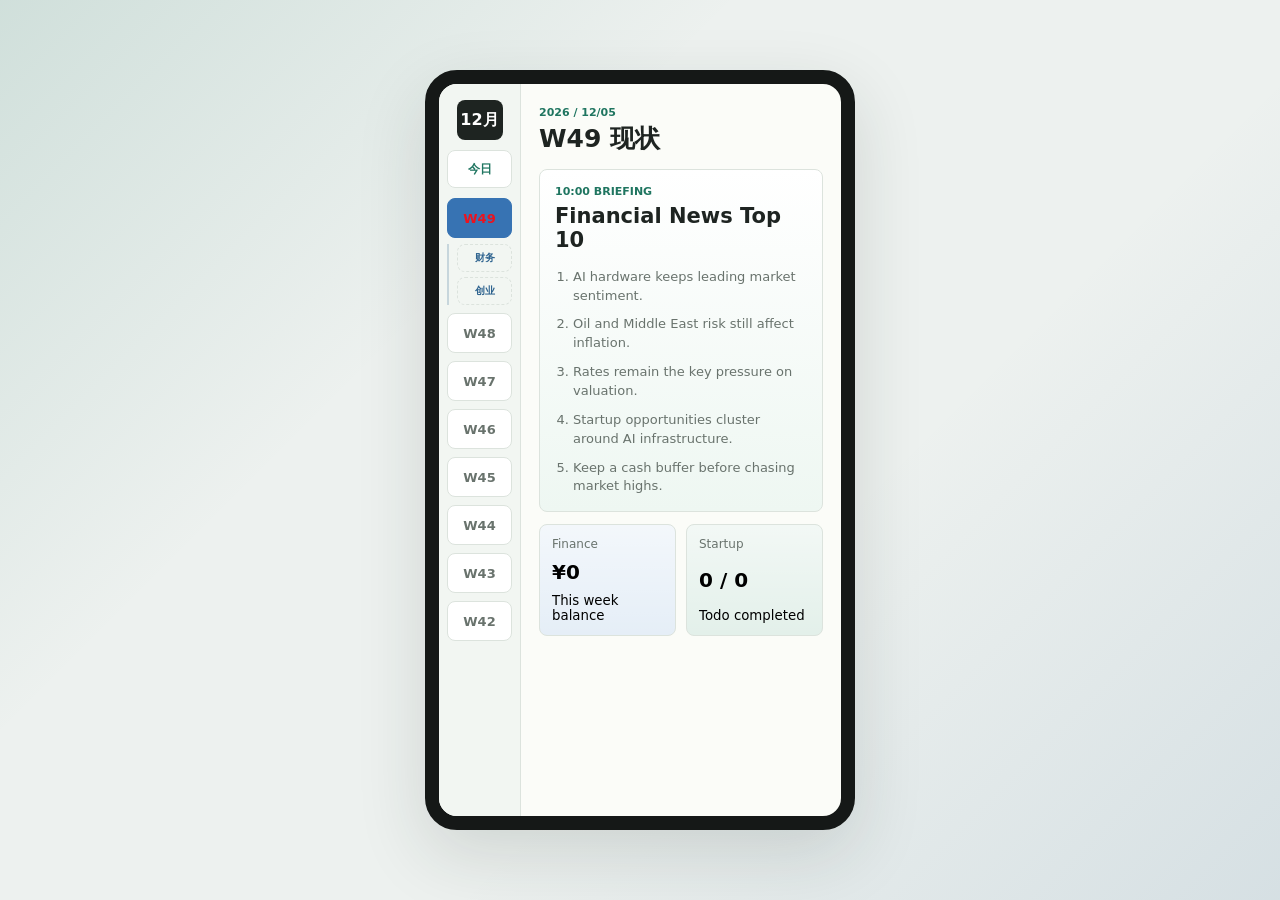
<file: index.html>
<!doctype html>
<html lang="zh-CN">
  <head>
    <meta charset="utf-8" />
    <meta name="viewport" content="width=device-width, initial-scale=1" />
    <title>My Weekly Founder App</title>
    <link rel="stylesheet" href="styles.css" />
  </head>
  <body>
    <main class="app">
      <section class="shell">
        <aside class="week-rail">
          <div class="month-brand" id="monthBrand">M</div>
          <button class="today-button active" type="button" id="todayButton">Today</button>
          <div class="week-list" id="weekList"></div>
        </aside>

        <section class="content">
          <header class="content-header">
            <p class="eyebrow" id="dateLabel">Today</p>
            <h1 id="pageTitle">Weekly Status</h1>
          </header>

          <section class="view active" id="overviewView">
            <article class="news-panel">
              <div class="panel-title">
                <p class="eyebrow">10:00 Briefing</p>
                <h2>Financial News Top 10</h2>
              </div>
              <ol id="newsList"></ol>
            </article>

            <div class="status-grid">
              <button class="status-card finance-card" type="button" data-view="finance">
                <span>Finance</span>
                <strong id="overviewBalance">CNY 0</strong>
                <small>This week balance</small>
              </button>
              <button class="status-card startup-card" type="button" data-view="startup">
                <span>Startup</span>
                <strong id="overviewTodo">0 / 0</strong>
                <small>Todo completed</small>
              </button>
            </div>
          </section>

          <section class="view" id="financeView">
            <button class="back-button" type="button" data-view="overview">Back</button>
            <article class="balance-card">
              <span>This week balance</span>
              <strong id="financeBalance">CNY 0</strong>
              <div>
                <small id="financeIncome">Income CNY 0</small>
                <small id="financeExpense">Expense CNY 0</small>
              </div>
            </article>

            <form class="finance-form" id="financeForm">
              <select id="entryType" aria-label="Type">
                <option value="income">Income</option>
                <option value="expense">Expense</option>
              </select>
              <input id="entryAmount" type="number" min="0" step="0.01" placeholder="Amount" />
              <input id="entryNote" type="text" maxlength="32" placeholder="Note" />
              <button type="submit">Add</button>
            </form>

            <div class="transaction-list" id="transactionList"></div>
          </section>

          <section class="view" id="startupView">
            <button class="back-button" type="button" data-view="overview">Back</button>
            <label class="field-card">
              <span>Daily progress</span>
              <textarea id="progressInput" placeholder="Write today's startup progress, insight, or blockers."></textarea>
            </label>
            <div class="todo-panel">
              <form class="todo-form" id="todoForm">
                <input id="todoInput" type="text" maxlength="60" placeholder="Add todo" />
                <button type="submit">Add</button>
              </form>
              <div class="todo-list" id="todoList"></div>
            </div>
            <p class="save-state" id="saveState">Saved locally</p>
          </section>
        </section>
      </section>
    </main>

    <script src="app.js"></script>
  </body>
</html>
</file>
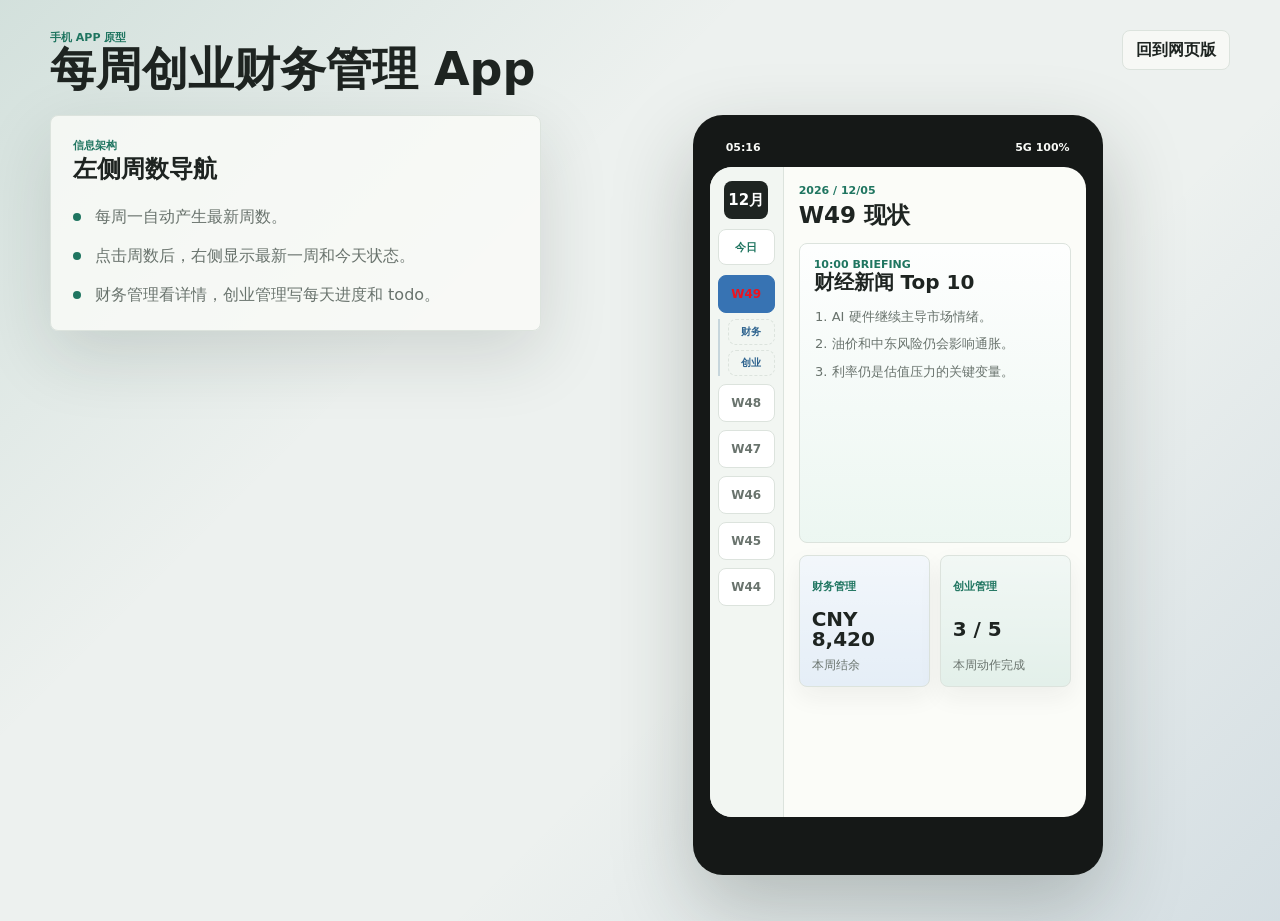
<file: prototype.html>
<!doctype html>
<html lang="zh-CN">
  <head>
    <meta charset="utf-8" />
    <meta name="viewport" content="width=device-width, initial-scale=1" />
    <title>Weekly App Prototype</title>
    <link rel="stylesheet" href="prototype.css" />
  </head>
  <body>
    <main class="prototype-page">
      <header class="prototype-header">
        <div>
          <p class="kicker" data-text="kicker">Prototype</p>
          <h1 data-text="title">Weekly Founder OS</h1>
        </div>
        <a class="back-link" href="index.html" data-text="back">Back</a>
      </header>

      <section class="stage">
        <aside class="notes-panel">
          <p class="kicker" data-text="structure">Structure</p>
          <h2 data-text="notesTitle">Weekly navigation</h2>
          <div class="note-list">
            <div>
              <span></span>
              <p data-text="noteOne">Every Monday creates the newest week entry.</p>
            </div>
            <div>
              <span></span>
              <p data-text="noteTwo">Click a week to see current week and today's status.</p>
            </div>
            <div>
              <span></span>
              <p data-text="noteThree">Finance opens detailed money content; startup opens progress and todo notes.</p>
            </div>
          </div>
        </aside>

        <section class="phone" aria-label="Mobile prototype">
          <div class="phone-status">
            <span id="statusTime">10:00</span>
            <span>5G 100%</span>
          </div>

          <section class="weekly-app">
            <aside class="week-rail">
              <div class="rail-brand" id="monthBrand">M</div>
              <button class="rail-today active" type="button" data-view="overview">
                <span data-text="todayShort">Today</span>
              </button>
              <div class="week-list" id="weekList" aria-label="Weeks"></div>
            </aside>

            <main class="week-content">
              <section class="view active" id="overviewView">
                <div class="content-header">
                  <p class="kicker" id="selectedWeekMeta">Week</p>
                  <h2 id="selectedWeekTitle">Weekly status</h2>
                </div>

                <article class="hero-summary">
                  <div>
                    <p class="kicker">10:00 Briefing</p>
                    <h3 data-text="briefTitle">Financial News Top 10</h3>
                  </div>
                  <ol>
                    <li data-text="newsA">AI hardware keeps leading market sentiment.</li>
                    <li data-text="newsB">Oil and Middle East risk still affect inflation.</li>
                    <li data-text="newsC">Rates remain the key pressure on valuation.</li>
                  </ol>
                </article>

                <div class="status-grid">
                  <article class="status-card finance-card" data-view="finance">
                    <p class="kicker" data-text="finance">Finance</p>
                    <strong>CNY 8,420</strong>
                    <span data-text="financeSub">This week balance</span>
                  </article>
                  <article class="status-card startup-card" data-view="startup">
                    <p class="kicker" data-text="startup">Startup</p>
                    <strong>3 / 5</strong>
                    <span data-text="startupSub">Weekly actions done</span>
                  </article>
                </div>
              </section>

              <section class="view" id="financeView">
                <div class="content-header">
                  <button class="back-mini" type="button" data-view="overview" data-text="backMini">Back</button>
                  <p class="kicker" data-text="finance">Finance</p>
                  <h2 data-text="financeTitle">Finance detail</h2>
                </div>
                <article class="balance-card">
                  <span data-text="balance">Weekly balance</span>
                  <strong>CNY 8,420</strong>
                  <div>
                    <small data-text="income">Income CNY 12,000</small>
                    <small data-text="expense">Expense CNY 3,580</small>
                  </div>
                </article>
                <div class="transaction-stack">
                  <div><span data-text="client">Client payment</span><strong>+2,000</strong></div>
                  <div><span data-text="tools">SaaS tools</span><strong>-168</strong></div>
                  <div><span data-text="food">Food</span><strong>-46</strong></div>
                </div>
              </section>

              <section class="view" id="startupView">
                <div class="content-header">
                  <button class="back-mini" type="button" data-view="overview" data-text="backMini">Back</button>
                  <p class="kicker" data-text="startup">Startup</p>
                  <h2 data-text="startupTitle">Daily progress</h2>
                </div>
                <label class="field-card tall">
                  <span data-text="progress">Progress and todo</span>
                  <textarea id="startupNotes"></textarea>
                </label>
                <p class="save-state" id="saveState" data-text="saved">Saved locally</p>
              </section>
            </main>
          </section>
        </section>
      </section>
    </main>

    <script src="prototype.js"></script>
  </body>
</html>
</file>
<file: styles.css>
:root {
  --bg: #edf1ef;
  --ink: #1e2421;
  --muted: #69736d;
  --line: #dce3dd;
  --paper: #fbfcf8;
  --rail: #f2f6f2;
  --green: #1f7560;
  --green-soft: #e3f0ea;
  --blue: #2e638f;
  --blue-soft: #e5eef7;
  --red: #ec131e;
  --active-blue: #3773b3;
  --rose: #a94b5b;
  --shadow: 0 24px 70px rgba(30, 42, 35, 0.14);
}

* {
  box-sizing: border-box;
}

body {
  margin: 0;
  min-height: 100vh;
  font-family: Inter, system-ui, sans-serif;
  background:
    linear-gradient(135deg, rgba(31, 117, 96, 0.14), transparent 34%),
    linear-gradient(315deg, rgba(46, 99, 143, 0.12), transparent 38%),
    var(--bg);
  color: var(--ink);
}

button,
input,
select,
textarea {
  font: inherit;
}

.app {
  min-height: 100vh;
  display: grid;
  place-items: center;
  padding: 24px;
}

.shell {
  display: grid;
  grid-template-columns: 82px minmax(0, 1fr);
  width: min(430px, 100%);
  min-height: 760px;
  overflow: hidden;
  border: 14px solid #151817;
  border-radius: 32px;
  background: var(--paper);
  box-shadow: var(--shadow);
}

.week-rail {
  display: grid;
  grid-template-rows: auto auto 1fr;
  gap: 10px;
  padding: 16px 8px;
  border-right: 1px solid var(--line);
  background: var(--rail);
}

.month-brand {
  display: grid;
  place-items: center;
  width: 46px;
  height: 40px;
  margin: 0 auto;
  border-radius: 8px;
  background: var(--ink);
  color: #fff;
  font-weight: 900;
}

.today-button,
.week-button,
.sub-tab,
.back-button {
  border: 1px solid var(--line);
  border-radius: 8px;
  cursor: pointer;
}

.today-button {
  min-height: 38px;
  background: #fff;
  color: var(--green);
  font-size: 12px;
  font-weight: 900;
}

.week-list {
  display: grid;
  align-content: start;
  gap: 8px;
  overflow-y: auto;
}

.week-group {
  display: grid;
  gap: 6px;
}

.week-button {
  min-height: 40px;
  background: #fff;
  color: var(--muted);
  font-size: 13px;
  font-weight: 900;
}

.week-group.active .week-button {
  background: var(--active-blue);
  border-color: var(--active-blue);
  color: var(--red);
}

.sub-tabs {
  display: none;
  gap: 5px;
  padding-left: 8px;
  border-left: 2px solid rgba(46, 99, 143, 0.22);
}

.week-group.active .sub-tabs {
  display: grid;
}

.sub-tab {
  min-height: 28px;
  background: transparent;
  border-style: dashed;
  color: var(--blue);
  font-size: 10px;
  font-weight: 900;
}

.sub-tab.active {
  background: var(--blue-soft);
  border-style: solid;
}

.content {
  min-width: 0;
  padding: 22px 18px;
}

.content-header {
  margin-bottom: 16px;
}

.eyebrow {
  margin: 0 0 6px;
  color: var(--green);
  font-size: 11px;
  font-weight: 900;
  text-transform: uppercase;
}

h1,
h2,
p {
  margin: 0;
}

h1 {
  font-size: 25px;
  line-height: 1.1;
}

.view {
  display: none;
}

.view.active {
  display: block;
}

.news-panel,
.status-card,
.balance-card,
.field-card,
.todo-panel,
.transaction-item {
  border: 1px solid var(--line);
  border-radius: 8px;
  background: #fff;
}

.news-panel {
  min-height: 330px;
  padding: 15px;
  background: linear-gradient(180deg, #fff, #eef7f2);
}

.panel-title h2 {
  font-size: 21px;
  line-height: 1.15;
}

.news-panel ol {
  display: grid;
  gap: 10px;
  margin: 16px 0 0;
  padding-left: 18px;
  color: var(--muted);
  font-size: 13px;
  line-height: 1.45;
}

.status-grid {
  display: grid;
  grid-template-columns: 1fr 1fr;
  gap: 10px;
  margin-top: 12px;
}

.status-card {
  display: grid;
  align-content: space-between;
  gap: 8px;
  min-height: 112px;
  padding: 12px;
  text-align: left;
}

.status-card span,
.balance-card span,
.balance-card small,
.field-card span,
.save-state,
.transaction-item span,
.todo-item span {
  color: var(--muted);
  font-size: 12px;
}

.status-card strong {
  font-size: 20px;
}

.finance-card,
.balance-card {
  background: linear-gradient(180deg, rgba(255, 255, 255, 0.55), transparent), var(--blue-soft);
}

.startup-card,
.field-card {
  background: linear-gradient(180deg, rgba(255, 255, 255, 0.55), transparent), var(--green-soft);
}

.back-button {
  min-height: 32px;
  padding: 0 10px;
  margin-bottom: 12px;
  background: #fff;
  color: var(--muted);
  font-size: 12px;
  font-weight: 900;
}

.balance-card {
  display: grid;
  gap: 11px;
  padding: 15px;
  margin-bottom: 12px;
}

.balance-card strong {
  font-size: 28px;
}

.balance-card div {
  display: flex;
  justify-content: space-between;
  gap: 10px;
}

.finance-form,
.todo-form {
  display: grid;
  gap: 8px;
  margin-bottom: 12px;
}

.finance-form {
  grid-template-columns: 1fr 1fr;
}

.finance-form input:last-of-type {
  grid-column: span 2;
}

.finance-form button,
.todo-form button {
  grid-column: span 2;
  min-height: 38px;
  border: 0;
  border-radius: 8px;
  background: var(--green);
  color: #fff;
  cursor: pointer;
  font-weight: 900;
}

input,
select,
textarea {
  width: 100%;
  border: 1px solid var(--line);
  border-radius: 8px;
  background: rgba(255, 255, 255, 0.84);
  color: var(--ink);
  outline: 0;
}

input,
select {
  height: 38px;
  padding: 0 10px;
}

.transaction-list,
.todo-list {
  display: grid;
  gap: 8px;
}

.transaction-item,
.todo-item {
  display: flex;
  align-items: center;
  justify-content: space-between;
  gap: 10px;
  padding: 11px;
}

.amount-income {
  color: var(--green);
}

.amount-expense {
  color: var(--rose);
}

.field-card {
  display: grid;
  gap: 8px;
  padding: 12px;
}

.field-card textarea {
  min-height: 280px;
  padding: 12px;
  resize: vertical;
  font-size: 14px;
  line-height: 1.5;
}

.todo-panel {
  margin-top: 12px;
  padding: 12px;
}

.todo-form {
  grid-template-columns: 1fr auto;
}

.todo-form button {
  grid-column: auto;
  padding: 0 12px;
}

.todo-item {
  background: rgba(255, 255, 255, 0.76);
}

.todo-item label {
  display: flex;
  align-items: center;
  gap: 8px;
  min-width: 0;
}

.todo-item input {
  width: auto;
  height: auto;
}

.todo-item.done span {
  text-decoration: line-through;
}

.delete-button {
  border: 0;
  background: transparent;
  color: var(--rose);
  cursor: pointer;
  font-weight: 900;
}

.save-state {
  margin-top: 10px;
}

@media (max-width: 460px) {
  .app {
    padding: 0;
  }

  .shell {
    width: 100%;
    min-height: 100vh;
    border-radius: 0;
    border-width: 0;
  }
}
</file>
<file: prototype.css>
:root {
  --bg: #edf1ef;
  --ink: #1e2421;
  --muted: #69736d;
  --line: #dce3dd;
  --paper: #fbfcf8;
  --rail: #f2f6f2;
  --green: #1f7560;
  --green-soft: #e3f0ea;
  --blue: #2e638f;
  --blue-soft: #e5eef7;
  --gold: #a06d22;
  --gold-soft: #f4ead9;
  --rose: #a94b5b;
  --shadow: 0 24px 70px rgba(30, 42, 35, 0.14);
}

* {
  box-sizing: border-box;
}

body {
  margin: 0;
  min-height: 100vh;
  font-family: Inter, system-ui, sans-serif;
  color: var(--ink);
  background:
    linear-gradient(135deg, rgba(34, 113, 93, 0.13), transparent 34%),
    linear-gradient(315deg, rgba(44, 93, 143, 0.13), transparent 38%),
    var(--bg);
}

button,
textarea {
  font: inherit;
}

.prototype-page {
  width: min(1180px, calc(100% - 36px));
  margin: 0 auto;
  padding: 30px 0 46px;
}

.prototype-header {
  display: flex;
  justify-content: space-between;
  align-items: flex-start;
  gap: 20px;
  margin-bottom: 22px;
}

.prototype-header h1,
.prototype-header p,
.notes-panel h2,
.notes-panel p,
.content-header h2,
.content-header p,
.hero-summary h3,
.hero-summary p {
  margin: 0;
}

.prototype-header h1 {
  font-size: clamp(28px, 4vw, 46px);
  line-height: 1.05;
}

.kicker {
  margin-bottom: 7px;
  color: var(--green);
  font-size: 11px;
  font-weight: 800;
  letter-spacing: 0;
  text-transform: uppercase;
}

.back-link {
  display: inline-flex;
  align-items: center;
  height: 40px;
  padding: 0 13px;
  border: 1px solid var(--line);
  border-radius: 8px;
  background: rgba(251, 252, 248, 0.76);
  color: var(--ink);
  text-decoration: none;
  font-weight: 700;
}

.stage {
  display: grid;
  grid-template-columns: minmax(240px, 0.85fr) minmax(320px, 1.15fr);
  gap: 24px;
  align-items: start;
}

.notes-panel {
  padding: 22px;
  border: 1px solid var(--line);
  border-radius: 8px;
  background: rgba(251, 252, 248, 0.82);
  box-shadow: var(--shadow);
}

.notes-panel h2 {
  font-size: 24px;
  margin-bottom: 20px;
}

.note-list {
  display: grid;
  gap: 14px;
}

.note-list div {
  display: grid;
  grid-template-columns: 12px 1fr;
  gap: 10px;
  color: var(--muted);
  line-height: 1.55;
}

.note-list span {
  width: 8px;
  height: 8px;
  margin-top: 8px;
  border-radius: 50%;
  background: var(--green);
}

.phone {
  width: min(410px, 100%);
  min-height: 760px;
  margin: 0 auto;
  padding: 16px;
  border: 1px solid rgba(32, 36, 33, 0.2);
  border-radius: 30px;
  background: #151817;
  box-shadow: 0 32px 80px rgba(30, 42, 35, 0.25);
}

.phone-status {
  display: flex;
  justify-content: space-between;
  padding: 9px 16px 13px;
  color: #f9faf7;
  font-size: 11px;
  font-weight: 800;
}

.weekly-app {
  display: grid;
  grid-template-columns: 74px 1fr;
  min-height: 650px;
  overflow: hidden;
  border-radius: 22px;
  background: var(--paper);
}

.week-rail {
  display: grid;
  grid-template-rows: auto auto 1fr;
  gap: 10px;
  padding: 14px 8px;
  border-right: 1px solid var(--line);
  background: var(--rail);
}

.rail-brand {
  display: grid;
  place-items: center;
  width: 44px;
  height: 38px;
  margin: 0 auto;
  border-radius: 8px;
  background: var(--ink);
  color: #fff;
  font-size: 15px;
  font-weight: 900;
}

.rail-today,
.week-button,
.sub-tab,
.back-mini {
  border: 1px solid var(--line);
  border-radius: 8px;
  cursor: pointer;
}

.rail-today {
  min-height: 36px;
  background: #fff;
  color: var(--green);
  font-size: 11px;
  font-weight: 800;
}

.week-list {
  display: grid;
  align-content: start;
  gap: 8px;
  overflow-y: auto;
}

.week-group {
  display: grid;
  gap: 6px;
}

.week-button {
  min-height: 38px;
  padding: 0 6px;
  background: #fff;
  color: var(--muted);
  font-size: 12px;
  font-weight: 900;
}

.week-group.active .week-button {
  background: #3773b3;
  border-color: #3773b3;
  color: #ec131e;
}

.sub-tabs {
  display: none;
  gap: 5px;
  padding-left: 8px;
  border-left: 2px solid rgba(46, 99, 143, 0.22);
}

.week-group.active .sub-tabs {
  display: grid;
}

.sub-tab {
  min-height: 26px;
  padding: 0 5px;
  background: transparent;
  border-style: dashed;
  color: var(--blue);
  font-size: 10px;
  font-weight: 800;
}

.sub-tab.active {
  background: var(--blue-soft);
  color: var(--blue);
  border-style: solid;
}

.week-content {
  min-width: 0;
  padding: 17px 15px;
}

.view {
  display: none;
}

.view.active {
  display: block;
}

.content-header {
  margin-bottom: 14px;
}

.content-header h2 {
  font-size: 23px;
  line-height: 1.1;
}

.content-header .kicker {
  margin-bottom: 6px;
}

.back-mini {
  display: inline-flex;
  align-items: center;
  min-height: 32px;
  padding: 0 10px;
  margin-bottom: 10px;
  background: #fff;
  color: var(--muted);
  font-size: 12px;
  font-weight: 800;
}

.hero-summary {
  min-height: 300px;
  padding: 14px;
  border: 1px solid var(--line);
  border-radius: 8px;
  background:
    linear-gradient(180deg, rgba(255, 255, 255, 0.94), rgba(237, 247, 242, 0.94)),
    var(--green-soft);
}

.hero-summary h3 {
  font-size: 20px;
  line-height: 1.16;
}

.hero-summary ol {
  display: grid;
  gap: 9px;
  margin: 14px 0 0;
  padding-left: 18px;
  color: var(--muted);
  font-size: 13px;
  line-height: 1.42;
}

.status-grid {
  display: grid;
  grid-template-columns: 1fr 1fr;
  gap: 10px;
  margin-top: 12px;
}

.status-card,
.balance-card,
.field-card,
.transaction-stack div {
  border: 1px solid var(--line);
  border-radius: 8px;
  background: #fff;
}

.status-card {
  display: grid;
  align-content: space-between;
  gap: 8px;
  min-height: 104px;
  padding: 12px;
  cursor: pointer;
  box-shadow: 0 10px 24px rgba(30, 42, 35, 0.06);
}

.status-card strong {
  font-size: 20px;
  line-height: 1;
}

.status-card span,
.balance-card span,
.balance-card small,
.field-card span,
.save-state,
.transaction-stack span {
  color: var(--muted);
  font-size: 12px;
}

.finance-card {
  background:
    linear-gradient(180deg, rgba(255, 255, 255, 0.52), transparent),
    var(--blue-soft);
}

.startup-card {
  background:
    linear-gradient(180deg, rgba(255, 255, 255, 0.52), transparent),
    var(--green-soft);
}

.balance-card {
  display: grid;
  gap: 11px;
  padding: 15px;
  margin-bottom: 12px;
  background:
    linear-gradient(180deg, rgba(255, 255, 255, 0.56), transparent),
    var(--blue-soft);
}

.balance-card strong {
  font-size: 28px;
}

.balance-card div {
  display: flex;
  justify-content: space-between;
  gap: 10px;
}

.transaction-stack {
  display: grid;
  gap: 7px;
}

.transaction-stack div {
  display: flex;
  justify-content: space-between;
  gap: 12px;
  padding: 12px;
  font-size: 13px;
  box-shadow: 0 8px 18px rgba(30, 42, 35, 0.04);
}

.field-card {
  display: grid;
  gap: 8px;
  padding: 12px;
  background:
    linear-gradient(180deg, rgba(255, 255, 255, 0.6), transparent),
    var(--green-soft);
}

.field-card textarea {
  width: 100%;
  min-height: 390px;
  padding: 12px;
  border: 0;
  border-radius: 8px;
  outline: 0;
  resize: vertical;
  background: rgba(255, 255, 255, 0.78);
  font-size: 14px;
  line-height: 1.5;
}

.save-state {
  margin: 10px 0 0;
  font-size: 13px;
}

@media (max-width: 840px) {
  .stage {
    grid-template-columns: 1fr;
  }

  .prototype-header {
    display: grid;
  }
}

@media (max-width: 480px) {
  .prototype-page {
    width: min(100% - 20px, 1180px);
    padding-top: 16px;
  }

  .phone {
    min-height: 720px;
    padding: 10px;
  }

  .weekly-app {
    grid-template-columns: 72px 1fr;
    min-height: 640px;
  }
}
</file>
